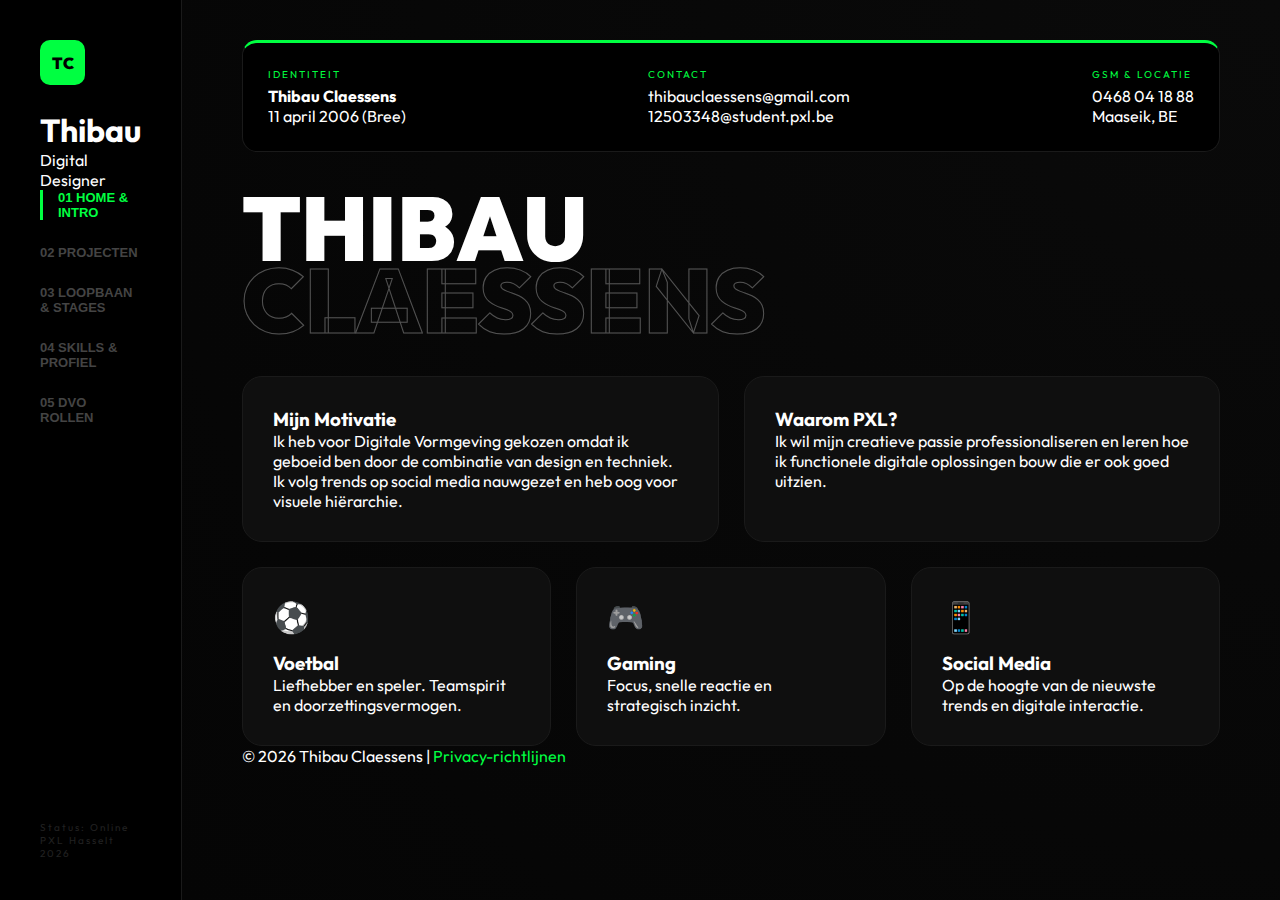
<file: index.html>
<!DOCTYPE html>
<html lang="nl">
<head>
    <meta charset="UTF-8">
    <meta name="viewport" content="width=device-width, initial-scale=1.0">
    <title>Thibau Claessens | Portfolio</title>
    <link href="https://fonts.googleapis.com/css2?family=Outfit:wght@300;400;700;900&display=swap" rel="stylesheet">
    <script defer src="Portfolio.js"></script>
    <link rel="stylesheet" href="Portfolio.css">

</head>
<body>

<aside class="sidebar">
    <header class="brand">
        <div class="logo-box">TC</div>
        <h1>Thibau</h1>
        <p>Digital Designer</p>
    </header>
    <nav class="nav-menu">
        <button onclick="openTab('home')" id="tab-home-btn" class="nav-btn active">01 Home & Intro</button>
        <button onclick="openTab('projects')" id="tab-projects-btn" class="nav-btn">02 Projecten</button>
        <button onclick="openTab('loopbaan')" id="tab-loopbaan-btn" class="nav-btn">03 Loopbaan & Stages</button>
        <button onclick="openTab('skills')" id="tab-skills-btn" class="nav-btn">04 Skills & Profiel</button>
        <button onclick="openTab('dvo')" id="tab-dvo-btn" class="nav-btn">05 DVO Rollen</button>
    </nav>
    <div class="sidebar-footer">
        <div class="special-status">
            <span id="live-clock">Status: Online</span>
        </div>
        <p>PXL Hasselt 2026</p>
    </div>
</aside>

<main class="main-viewport">

    <div class="personal-card shadow-glow">
        <div class="info-group">
            <span class="label">Identiteit</span>
            <p><strong>Thibau Claessens</strong></p>
            <p>11 april 2006 (Bree)</p>
        </div>
        <div class="info-group">
            <span class="label">Contact</span>
            <p>thibauclaessens@gmail.com</p>
            <p>12503348@student.pxl.be</p>
        </div>
        <div class="info-group">
            <span class="label">GSM & Locatie</span>
            <p>0468 04 18 88</p>
            <p>Maaseik, BE</p>
        </div>
    </div>

    <section id="home" class="page active">
        <h2 class="hero-title">THIBAU<span>CLAESSENS</span></h2>

        <div class="grid-2" style="margin-bottom: 25px;">
            <div class="card">
                <h3>Mijn Motivatie</h3>
                <p>Ik heb voor Digitale Vormgeving gekozen omdat ik geboeid ben door de combinatie van design en techniek. Ik volg trends op social media nauwgezet en heb oog voor visuele hiërarchie.</p>
            </div>
            <div class="card">
                <h3>Waarom PXL?</h3>
                <p>Ik wil mijn creatieve passie professionaliseren en leren hoe ik functionele digitale oplossingen bouw die er ook goed uitzien.</p>
            </div>
        </div>

        <div class="grid-3">
            <div class="card hobby-card">
                <span class="hobby-icon">⚽</span>
                <h3>Voetbal</h3>
                <p>Liefhebber en speler. Teamspirit en doorzettingsvermogen.</p>
            </div>
            <div class="card hobby-card">
                <span class="hobby-icon">🎮</span>
                <h3>Gaming</h3>
                <p>Focus, snelle reactie en strategisch inzicht.</p>
            </div>
            <div class="card hobby-card">
                <span class="hobby-icon">📱</span>
                <h3>Social Media</h3>
                <p>Op de hoogte van de nieuwste trends en digitale interactie.</p>
            </div>
        </div>
    </section>

    <section id="projects" class="page">
        <h2 class="section-tag">Mijn Projecten</h2>
        <div class="grid-2">
            <article class="card project-card">
                <h3>CV Dashboard Ontwerp</h3>
                <p><strong>Datum:</strong> 2025</p>
                <p><strong>Vak:</strong> Design Basics</p>
                <p>Voor dit schoolproject ontwierp ik een dashboard waarin mijn loopbaan en vaardigheden visueel zijn weergegeven. Ik leerde hoe ik complexe informatie overzichtelijk kan indelen.</p>
                <div class="tag-container"><span class="tag">UI Design</span><span class="tag">Dashboard</span></div>
            </article>

            <article class="card project-card">
                <h3>Oefenfirma Aviva</h3>
                <p><strong>Datum:</strong> 14 november 2024</p>
                <p><strong>School:</strong> Mosa-RT Maaseik (7de jaar)</p>
                <p>In het 7de jaar openden we de deuren van Aviva. Deze oefenfirma verkoopt wijnboxen en accessoires. Ik was verantwoordelijk voor de administratie en gegevensbeheer van dit virtuele bedrijf.</p>
                <div class="tag-container"><span class="tag">Administratie</span><span class="tag">Oefenfirma</span></div>
            </article>
        </div>
    </section>

    <section id="loopbaan" class="page">
        <h2 class="section-tag">Traject & Historiek</h2>
        <div class="grid-2">
            <div class="card timeline-card">
                <h3>Werkervaring & Stages</h3>
                <div class="entry"><span>'25 - NU</span><strong>De Wingerd</strong> <p>Vakantiewerk</p></div>
                <div class="entry"><span>'24 - '25</span><strong>Stad Bree</strong> <p>Stage Techn. Dienst</p></div>
                <div class="entry"><span>'24 - '25</span><strong>Maas en Kempen</strong> <p>Vakantiewerk</p></div>
                <div class="entry"><span>'23 - '24</span><strong>Kruidvat</strong> <p>Stage</p></div>
                <div class="entry"><span>'22 - '23</span><strong>Albert Heijn / Carrefour</strong> <p>Stage & Werk</p></div>
            </div>
            <div class="card timeline-card">
                <h3>Onderwijs</h3>
                <div class="entry"><span>'25 - NU</span><strong>PXL Hasselt</strong> <p>Digitale Vormgeving</p></div>
                <div class="entry"><span>'24 - '25</span><strong>Mosa-RT</strong> <p>Kantoor (7de jaar)</p></div>
                <div class="entry"><span>'21 - '24</span><strong>Sint-Jansberg</strong> <p>Kantoor</p></div>
                <div class="entry"><span>'18 - '21</span><strong>Mosa-RT</strong> <p>Sport / Voeding</p></div>
            </div>
        </div>
    </section>

    <section id="skills" class="page">
        <h2 class="section-tag">Kwaliteiten & Vaardigheden</h2>
        <div class="grid-2">
            <div class="card">
                <h3>Soft Skills</h3>
                <ul class="check-list">
                    <li>Stiptheid & Betrouwbaarheid</li>
                    <li>Vriendelijk & Beleefd</li>
                    <li>Focus op resultaat</li>
                    <li>Zelfstandig werken</li>
                </ul>
            </div>
            <div class="card">
                <h3>Praktisch</h3>
                <ul class="check-list">
                    <li>Laptop beheer & Administratie</li>
                    <li>Poetsen & Hygiëne</li>
                    <li>Rekken vullen & Logistiek</li>
                </ul>
            </div>
            <div class="card full-width">
                <h3>Software Beheersing</h3>
                <div class="skill-item">Microsoft Word <div class="bar"><div class="fill" style="width:55%"></div><span class="perc">55%</span></div></div>
                <div class="skill-item">Microsoft PowerPoint <div class="bar"><div class="fill" style="width:50%"></div><span class="perc">50%</span></div></div>
                <div class="skill-item">Microsoft Excel <div class="bar"><div class="fill" style="width:42%"></div><span class="perc">42%</span></div></div>
                <div class="skill-item">Digital Design <div class="bar"><div class="fill" style="width:15%"></div><span class="perc">15%</span></div></div>
            </div>
        </div>
    </section>

    <section id="dvo" class="page">
        <h2 class="section-tag">PXL Competenties</h2>
        <div class="grid-2">
            <div class="dvo-card"><div class="olr-badge">OLR 2</div><h4>Vormgever</h4><p>Creatieve realisatie van visuele assets.</p></div>
            <div class="dvo-card"><div class="olr-badge">OLR 6</div><h4>Developer</h4><p>Projectmatig werken aan oplossingen.</p></div>
            <div class="dvo-card"><div class="olr-badge">OLR 8</div><h4>Communicator</h4><p>Professionele rapportering.</p></div>
            <div class="dvo-card"><div class="olr-badge">OLR 10</div><h4>Lerende</h4><p>Kritisch reflecteren op groei.</p></div>
        </div>
    </section>

    <footer>
        <p>&copy; 2026 Thibau Claessens | <a href="privacy.txt" style="color: var(--green); text-decoration: none;">Privacy-richtlijnen</a></p>
    </footer>
</main>

</body>
</html>
</file>
<file: Portfolio.css>
:root { --green: #00ff41; --bg: #050505; --card: #0f0f0f; --border: #1a1a1a; --text-dim: #888; }
* { box-sizing: border-box; margin: 0; padding: 0; }
body { background: var(--bg); color: #fff; font-family: 'Outfit', sans-serif; display: flex; height: 100vh; overflow: hidden; }


.sidebar { width: 280px; background: #000; border-right: 1px solid var(--border); padding: 40px; display: flex; flex-direction: column; }
.logo-box { width: 45px; height: 45px; background: var(--green); color: #000; display: flex; align-items: center; justify-content: center; font-weight: 900; border-radius: 10px; margin-bottom: 25px; }
.nav-btn { display: block; background: none; border: none; color: #444; font-size: 13px; margin-bottom: 25px; cursor: pointer; text-align: left; text-transform: uppercase; font-weight: 700; width: 100%; transition: 0.3s; }
.nav-btn.active { color: var(--green); border-left: 3px solid var(--green); padding-left: 15px; }
.sidebar-footer { margin-top: auto; font-size: 10px; color: #222; letter-spacing: 2px; }


.main-viewport { flex-grow: 1; padding: 40px 60px; overflow-y: auto; background: radial-gradient(circle at top right, #0a0a0a, #050505); }
.page { display: none; }
.page.active { display: block; animation: slideUp 0.5s ease-out; }


.personal-card { background: #000; border: 1px solid var(--border); border-top: 3px solid var(--green); padding: 25px; border-radius: 15px; display: flex; justify-content: space-between; margin-bottom: 40px; }
.info-group .label { font-size: 10px; color: var(--green); text-transform: uppercase; letter-spacing: 2px; display: block; margin-bottom: 5px; }

.grid-2 { display: grid; grid-template-columns: 1fr 1fr; gap: 25px; margin-bottom: 25px; }
.grid-3 { display: grid; grid-template-columns: repeat(3, 1fr); gap: 25px; }
.card { background: var(--card); padding: 30px; border-radius: 20px; border: 1px solid var(--border); transition: 0.3s; }
.card:hover { border-color: #333; transform: translateY(-5px); }
.full-width { grid-column: span 2; }


.hobby-icon { font-size: 30px; display: block; margin-bottom: 15px; }
.skill-item { margin-bottom: 20px; font-size: 14px; color: var(--text-dim); }
.bar { height: 12px; background: #111; border-radius: 20px; margin-top: 8px; position: relative; overflow: hidden; border: 1px solid #1a1a1a; }
.fill { height: 100%; background: linear-gradient(90deg, #00ff41, #008f25); border-radius: 20px; }
.perc { position: absolute; right: 10px; top: -1px; font-size: 9px; color: #fff; font-weight: 900; }


.entry { margin-bottom: 15px; padding-bottom: 10px; border-bottom: 1px solid #111; }
.entry span { color: var(--green); font-weight: 900; font-size: 12px; display: block; }
.entry strong { font-size: 15px; color: #eee; }
.entry p { font-size: 12px; color: var(--text-dim); }


.olr-badge { background: var(--green); color: #000; display: inline-block; padding: 2px 10px; border-radius: 5px; font-weight: 900; font-size: 11px; margin-bottom: 15px; }
.hero-title { font-size: 90px; font-weight: 900; line-height: 0.8; margin: 40px 0; }
.hero-title span { display: block; -webkit-text-stroke: 1px #fff; color: transparent; opacity: 0.3; }


.check-list { list-style: none; }
.check-list li { padding: 8px 0 8px 25px; font-size: 14px; color: #aaa; position: relative; }
.check-list li::before { content: '→'; position: absolute; left: 0; color: var(--green); }

@keyframes slideUp { from { opacity: 0; transform: translateY(20px); } to { opacity: 1; transform: translateY(0); } }
</file>
